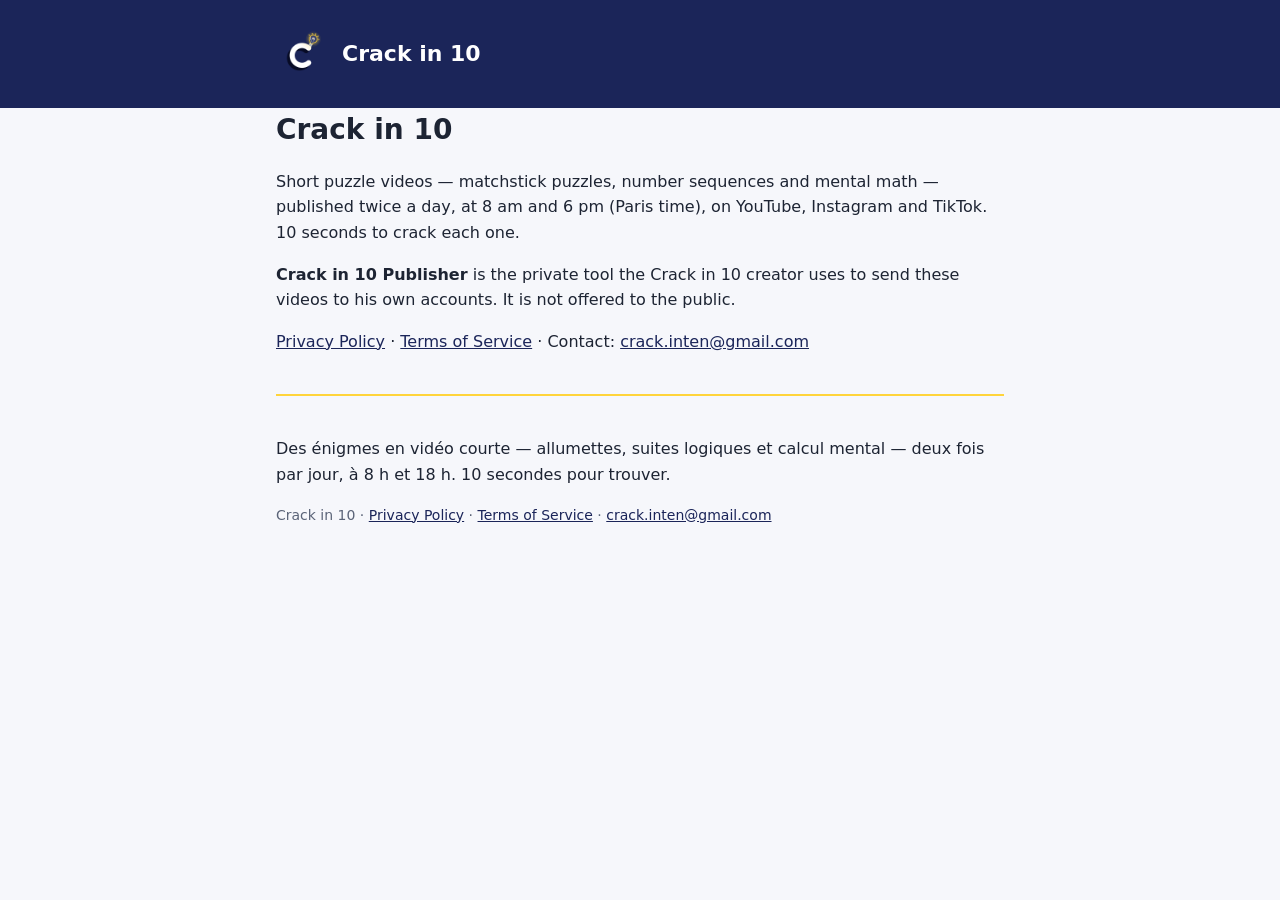
<file: index.html>
<!doctype html>
<html lang="en"><head><meta charset="utf-8"><meta name="viewport" content="width=device-width,initial-scale=1">
<title>Home — Crack in 10</title><link rel="icon" href="icon.png"><link rel="stylesheet" href="style.css"></head>
<body><header><div class="wrap"><img src="icon.png" alt=""><a href="">Crack in 10</a></div></header>
<main class="wrap"><h1>Crack in 10</h1>
<p>Short puzzle videos — matchstick puzzles, number sequences and mental math — published twice a day, at 8 am and 6 pm (Paris time), on YouTube, Instagram and TikTok. 10 seconds to crack each one.</p>
<p><b>Crack in 10 Publisher</b> is the private tool the Crack in 10 creator uses to send these videos to his own accounts. It is not offered to the public.</p>
<p><a href="privacy/">Privacy Policy</a> · <a href="terms/">Terms of Service</a> · Contact: <a href="mailto:crack.inten@gmail.com">crack.inten@gmail.com</a></p>
<hr>
<p lang="fr">Des énigmes en vidéo courte — allumettes, suites logiques et calcul mental — deux fois par jour, à 8 h et 18 h. 10 secondes pour trouver.</p></main>
<footer class="wrap">Crack in 10 · <a href="privacy/">Privacy Policy</a> · <a href="terms/">Terms of Service</a> · <a href="mailto:crack.inten@gmail.com">crack.inten@gmail.com</a></footer>
</body></html>
</file>
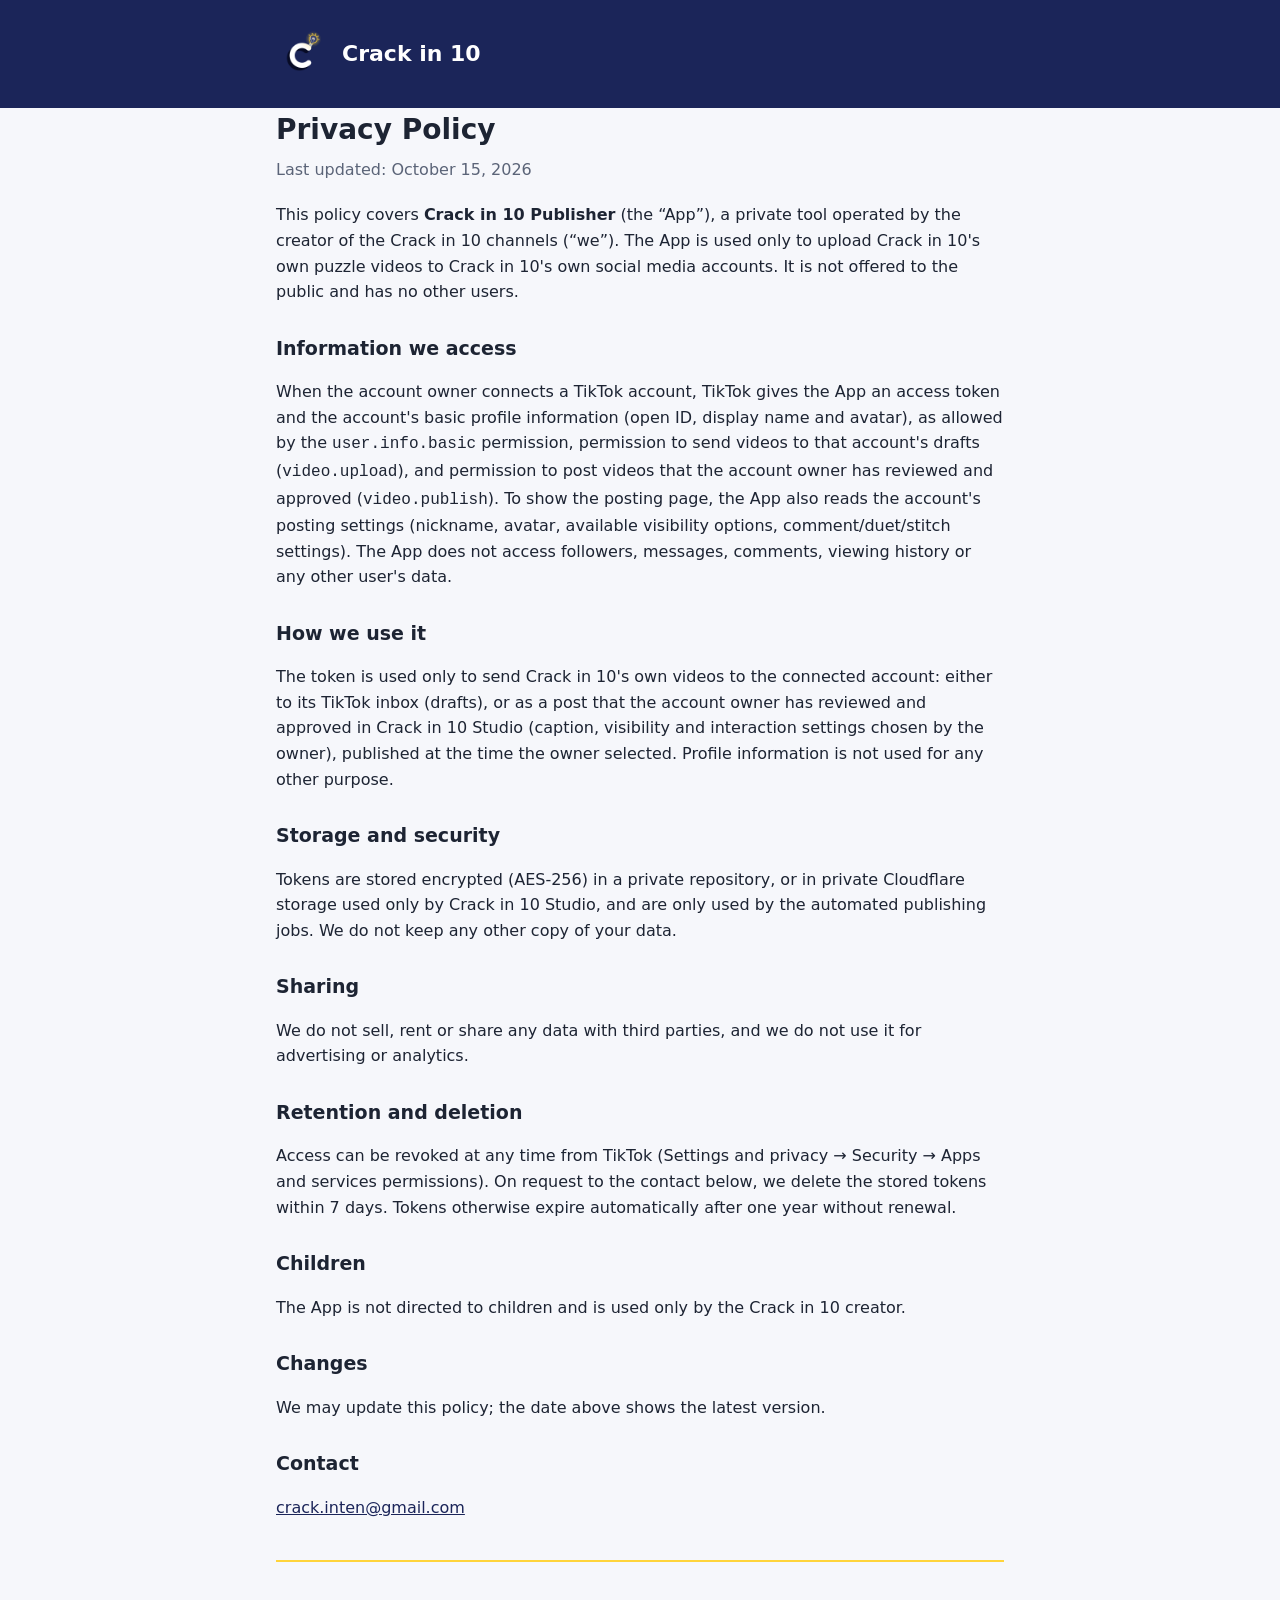
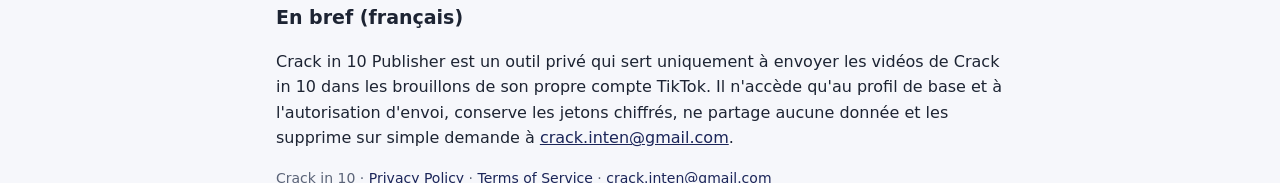
<file: privacy/index.html>
<!doctype html>
<html lang="en"><head><meta charset="utf-8"><meta name="viewport" content="width=device-width,initial-scale=1">
<title>Privacy Policy — Crack in 10</title><link rel="icon" href="../icon.png"><link rel="stylesheet" href="../style.css"></head>
<body><header><div class="wrap"><img src="../icon.png" alt=""><a href="../">Crack in 10</a></div></header>
<main class="wrap"><h1>Privacy Policy</h1><p class="date">Last updated: October 15, 2026</p>
<p>This policy covers <b>Crack in 10 Publisher</b> (the “App”), a private tool operated by the creator of the Crack in 10 channels (“we”). The App is used only to upload Crack in 10's own puzzle videos to Crack in 10's own social media accounts. It is not offered to the public and has no other users.</p>
<h2>Information we access</h2>
<p>When the account owner connects a TikTok account, TikTok gives the App an access token and the account's basic profile information (open ID, display name and avatar), as allowed by the <code>user.info.basic</code> permission, permission to send videos to that account's drafts (<code>video.upload</code>), and permission to post videos that the account owner has reviewed and approved (<code>video.publish</code>). To show the posting page, the App also reads the account's posting settings (nickname, avatar, available visibility options, comment/duet/stitch settings). The App does not access followers, messages, comments, viewing history or any other user's data.</p>
<h2>How we use it</h2>
<p>The token is used only to send Crack in 10's own videos to the connected account: either to its TikTok inbox (drafts), or as a post that the account owner has reviewed and approved in Crack in 10 Studio (caption, visibility and interaction settings chosen by the owner), published at the time the owner selected. Profile information is not used for any other purpose.</p>
<h2>Storage and security</h2>
<p>Tokens are stored encrypted (AES-256) in a private repository, or in private Cloudflare storage used only by Crack in 10 Studio, and are only used by the automated publishing jobs. We do not keep any other copy of your data.</p>
<h2>Sharing</h2>
<p>We do not sell, rent or share any data with third parties, and we do not use it for advertising or analytics.</p>
<h2>Retention and deletion</h2>
<p>Access can be revoked at any time from TikTok (Settings and privacy → Security → Apps and services permissions). On request to the contact below, we delete the stored tokens within 7 days. Tokens otherwise expire automatically after one year without renewal.</p>
<h2>Children</h2>
<p>The App is not directed to children and is used only by the Crack in 10 creator.</p>
<h2>Changes</h2>
<p>We may update this policy; the date above shows the latest version.</p>
<h2>Contact</h2>
<p><a href="mailto:crack.inten@gmail.com">crack.inten@gmail.com</a></p>
<hr>
<h2 lang="fr">En bref (français)</h2>
<p lang="fr">Crack in 10 Publisher est un outil privé qui sert uniquement à envoyer les vidéos de Crack in 10 dans les brouillons de son propre compte TikTok. Il n'accède qu'au profil de base et à l'autorisation d'envoi, conserve les jetons chiffrés, ne partage aucune donnée et les supprime sur simple demande à <a href="mailto:crack.inten@gmail.com">crack.inten@gmail.com</a>.</p></main>
<footer class="wrap">Crack in 10 · <a href="../privacy/">Privacy Policy</a> · <a href="../terms/">Terms of Service</a> · <a href="mailto:crack.inten@gmail.com">crack.inten@gmail.com</a></footer>
</body></html>
</file>
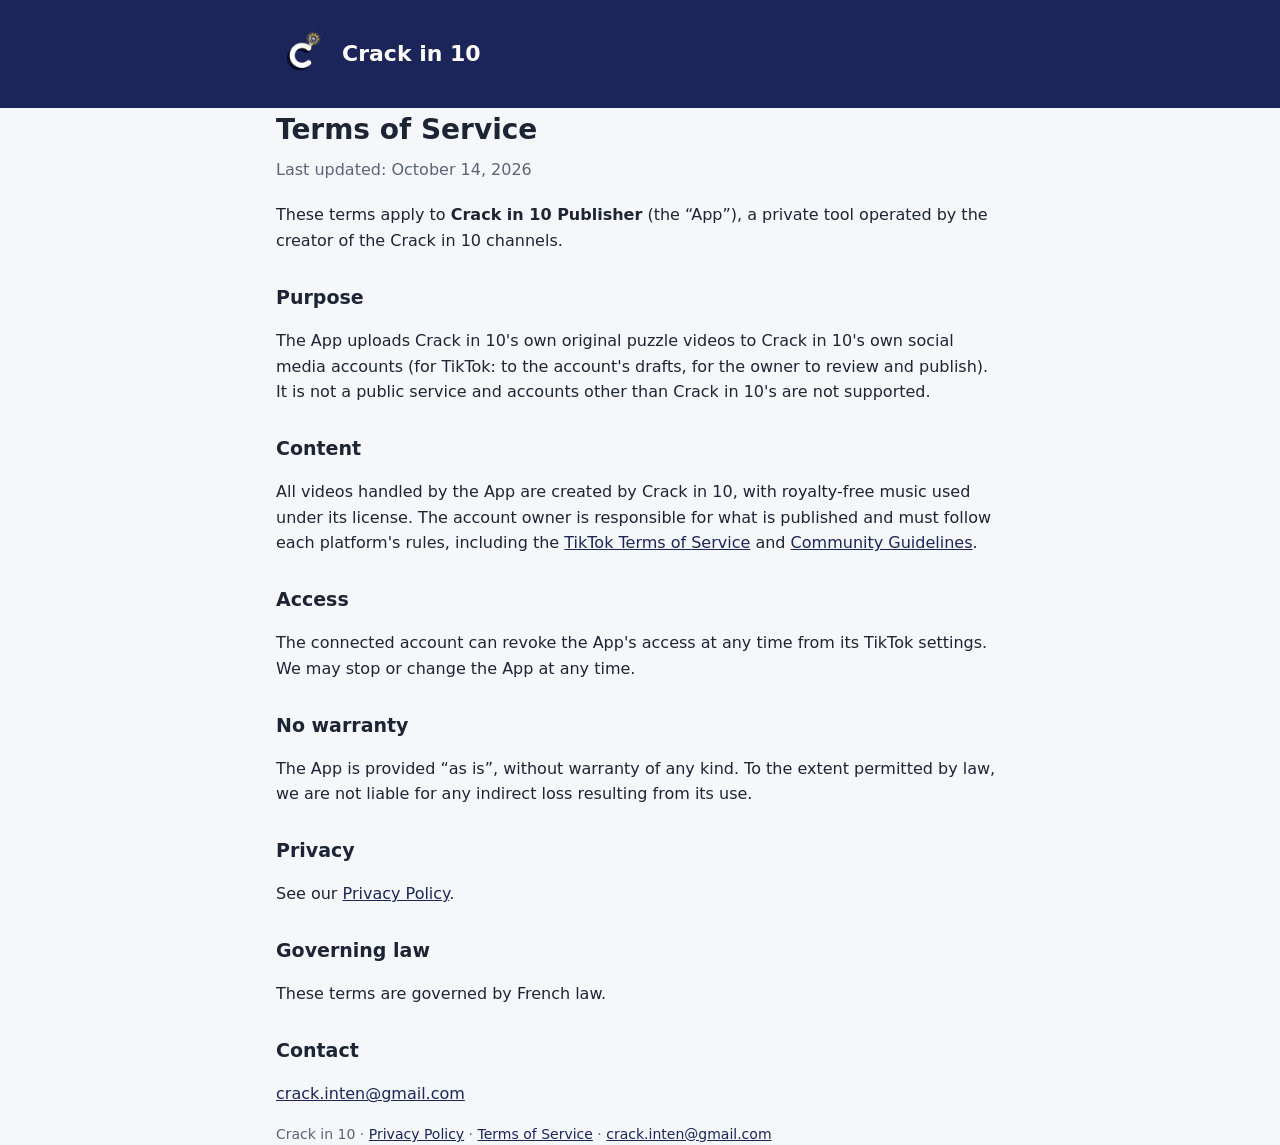
<file: terms/index.html>
<!doctype html>
<html lang="en"><head><meta charset="utf-8"><meta name="viewport" content="width=device-width,initial-scale=1">
<title>Terms of Service — Crack in 10</title><link rel="icon" href="../icon.png"><link rel="stylesheet" href="../style.css"></head>
<body><header><div class="wrap"><img src="../icon.png" alt=""><a href="../">Crack in 10</a></div></header>
<main class="wrap"><h1>Terms of Service</h1><p class="date">Last updated: October 14, 2026</p>
<p>These terms apply to <b>Crack in 10 Publisher</b> (the “App”), a private tool operated by the creator of the Crack in 10 channels.</p>
<h2>Purpose</h2>
<p>The App uploads Crack in 10's own original puzzle videos to Crack in 10's own social media accounts (for TikTok: to the account's drafts, for the owner to review and publish). It is not a public service and accounts other than Crack in 10's are not supported.</p>
<h2>Content</h2>
<p>All videos handled by the App are created by Crack in 10, with royalty-free music used under its license. The account owner is responsible for what is published and must follow each platform's rules, including the <a href="https://www.tiktok.com/legal/terms-of-service">TikTok Terms of Service</a> and <a href="https://www.tiktok.com/community-guidelines">Community Guidelines</a>.</p>
<h2>Access</h2>
<p>The connected account can revoke the App's access at any time from its TikTok settings. We may stop or change the App at any time.</p>
<h2>No warranty</h2>
<p>The App is provided “as is”, without warranty of any kind. To the extent permitted by law, we are not liable for any indirect loss resulting from its use.</p>
<h2>Privacy</h2>
<p>See our <a href="../privacy/">Privacy Policy</a>.</p>
<h2>Governing law</h2>
<p>These terms are governed by French law.</p>
<h2>Contact</h2>
<p><a href="mailto:crack.inten@gmail.com">crack.inten@gmail.com</a></p></main>
<footer class="wrap">Crack in 10 · <a href="../privacy/">Privacy Policy</a> · <a href="../terms/">Terms of Service</a> · <a href="mailto:crack.inten@gmail.com">crack.inten@gmail.com</a></footer>
</body></html>
</file>
<file: style.css>
:root { --navy:#1B2559; --yellow:#FFD43B; --ink:#1d2433; --muted:#5b6478; --bg:#f6f7fb; }
* { box-sizing:border-box; }
body { margin:0; background:var(--bg); color:var(--ink); font:16px/1.6 system-ui,-apple-system,"Segoe UI",Roboto,sans-serif; }
header { background:var(--navy); color:#fff; padding:28px 16px; }
header .wrap { display:flex; align-items:center; gap:14px; }
header img { width:52px; height:52px; border-radius:12px; }
header a { color:#fff; text-decoration:none; font-weight:800; font-size:22px; }
.wrap { max-width:760px; margin:0 auto; padding:0 16px; }
main { padding:32px 16px 56px; }
h1 { font-size:28px; margin:0 0 4px; }
h2 { font-size:19px; margin:28px 0 6px; }
.date { color:var(--muted); margin:0 0 20px; }
a { color:var(--navy); }
hr { border:0; border-top:2px solid var(--yellow); margin:40px 0; }
footer { color:var(--muted); font-size:14px; padding:0 16px 40px; }
</file>
